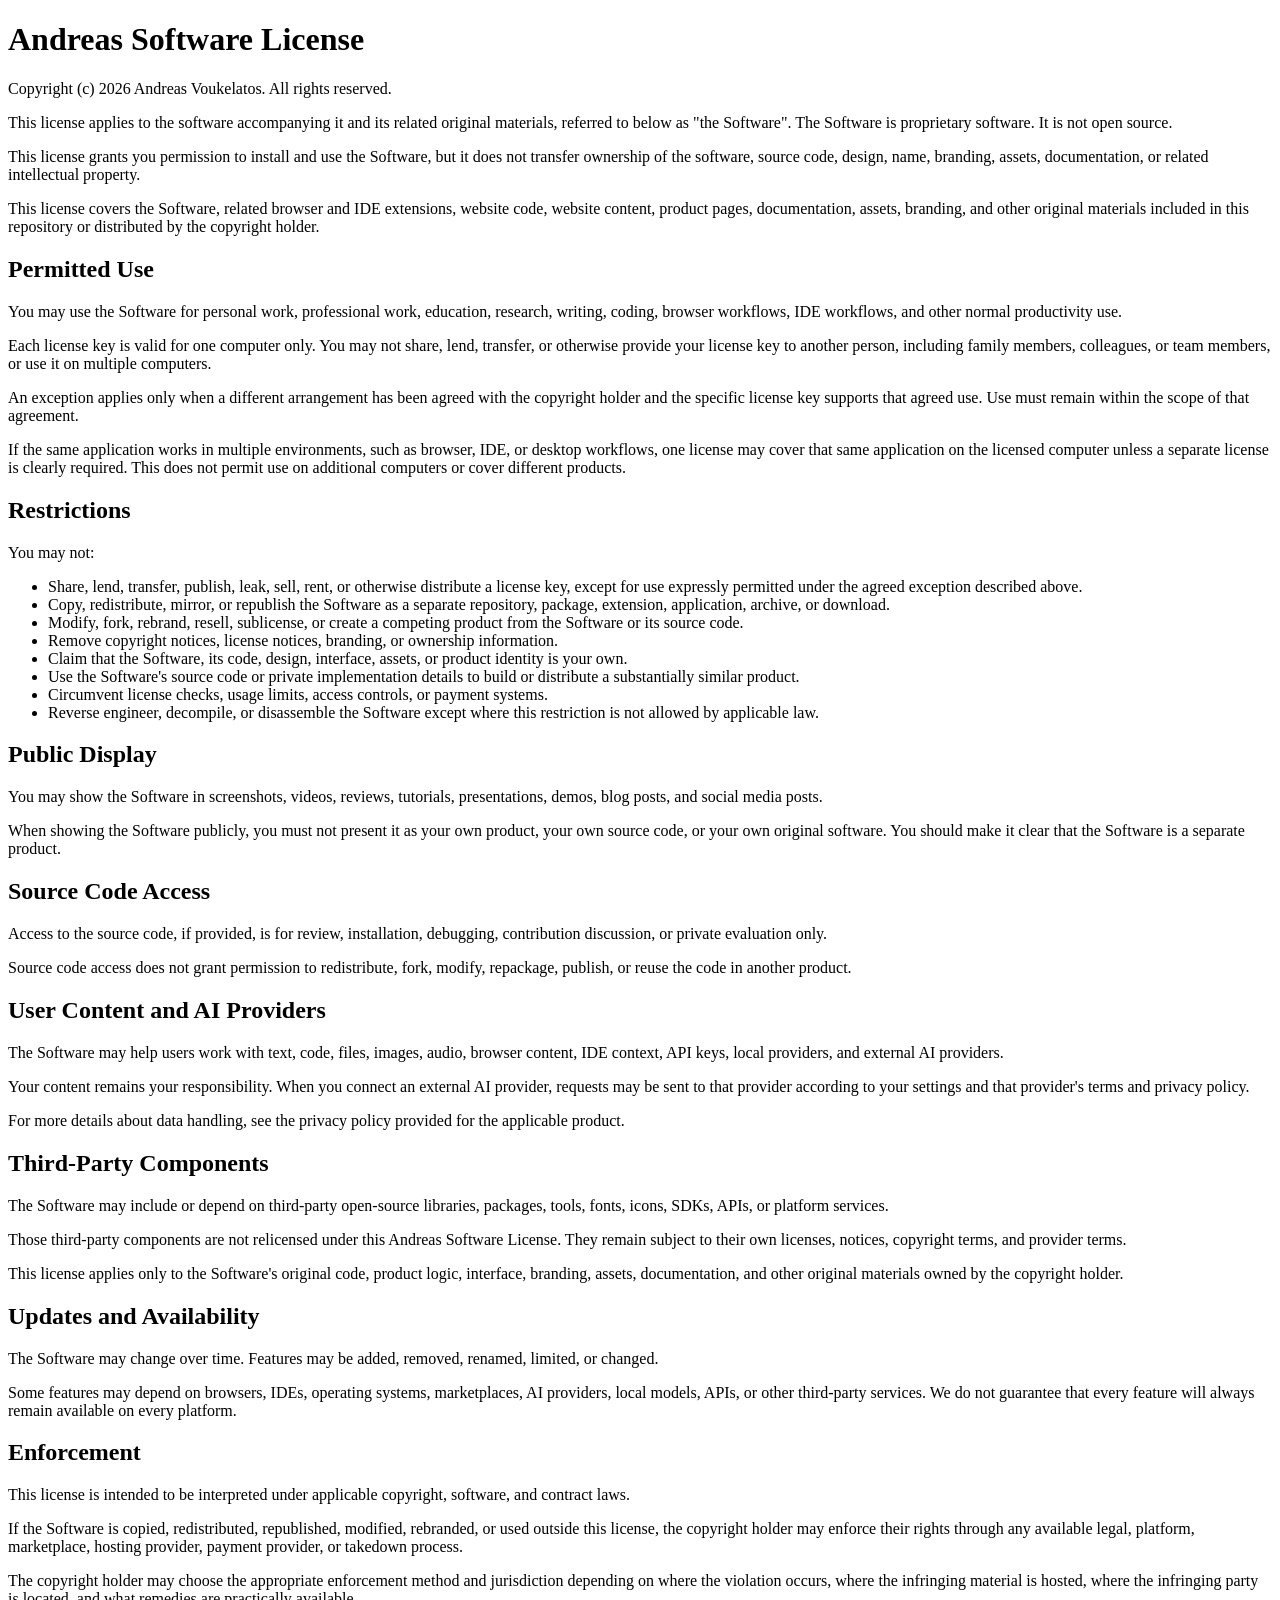
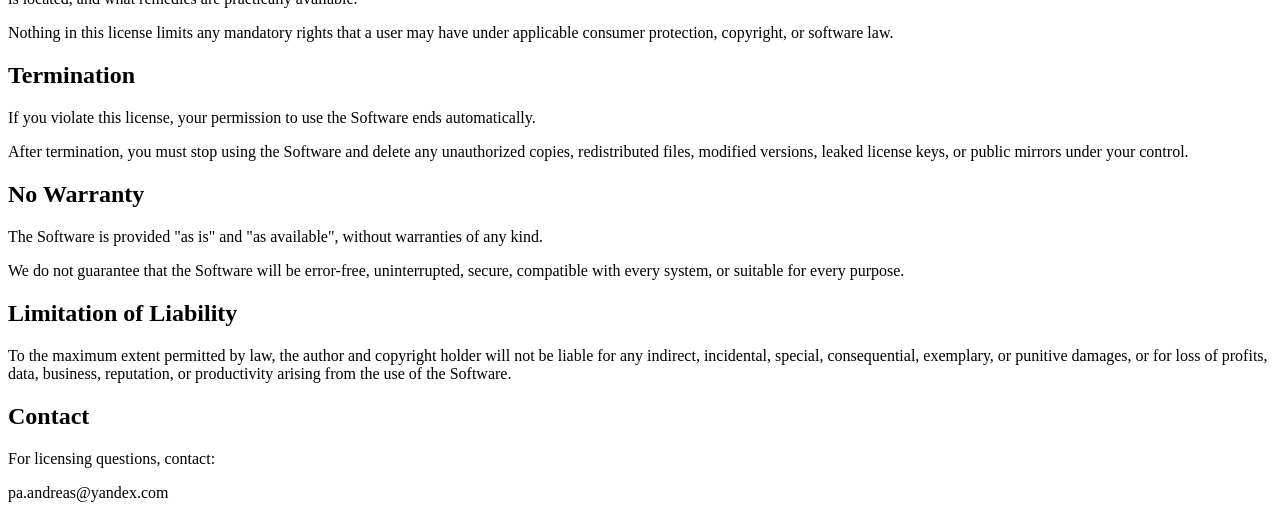
<file: LICENSE.html>
<!DOCTYPE html>
<html lang="en">
<head>
<meta charset="UTF-8">
<meta name="viewport" content="width=device-width, initial-scale=1">
<title>Andreas Software License</title>
</head>
<body>
<main>
<h1>Andreas Software License</h1>
<p>Copyright (c) 2026 Andreas Voukelatos. All rights reserved.</p>
<p>This license applies to the software accompanying it and its related original materials, referred to below as "the Software". The Software is proprietary software. It is not open source.</p>
<p>This license grants you permission to install and use the Software, but it does not transfer ownership of the software, source code, design, name, branding, assets, documentation, or related intellectual property.</p>
<p>This license covers the Software, related browser and IDE extensions, website code, website content, product pages, documentation, assets, branding, and other original materials included in this repository or distributed by the copyright holder.</p>
<h2>Permitted Use</h2>
<p>You may use the Software for personal work, professional work, education, research, writing, coding, browser workflows, IDE workflows, and other normal productivity use.</p>
<p>Each license key is valid for one computer only. You may not share, lend, transfer, or otherwise provide your license key to another person, including family members, colleagues, or team members, or use it on multiple computers.</p>
<p>An exception applies only when a different arrangement has been agreed with the copyright holder and the specific license key supports that agreed use. Use must remain within the scope of that agreement.</p>
<p>If the same application works in multiple environments, such as browser, IDE, or desktop workflows, one license may cover that same application on the licensed computer unless a separate license is clearly required. This does not permit use on additional computers or cover different products.</p>
<h2>Restrictions</h2>
<p>You may not:</p>
<ul>
<li>Share, lend, transfer, publish, leak, sell, rent, or otherwise distribute a license key, except for use expressly permitted under the agreed exception described above.</li>
<li>Copy, redistribute, mirror, or republish the Software as a separate repository, package, extension, application, archive, or download.</li>
<li>Modify, fork, rebrand, resell, sublicense, or create a competing product from the Software or its source code.</li>
<li>Remove copyright notices, license notices, branding, or ownership information.</li>
<li>Claim that the Software, its code, design, interface, assets, or product identity is your own.</li>
<li>Use the Software's source code or private implementation details to build or distribute a substantially similar product.</li>
<li>Circumvent license checks, usage limits, access controls, or payment systems.</li>
<li>Reverse engineer, decompile, or disassemble the Software except where this restriction is not allowed by applicable law.</li>
</ul>
<h2>Public Display</h2>
<p>You may show the Software in screenshots, videos, reviews, tutorials, presentations, demos, blog posts, and social media posts.</p>
<p>When showing the Software publicly, you must not present it as your own product, your own source code, or your own original software. You should make it clear that the Software is a separate product.</p>
<h2>Source Code Access</h2>
<p>Access to the source code, if provided, is for review, installation, debugging, contribution discussion, or private evaluation only.</p>
<p>Source code access does not grant permission to redistribute, fork, modify, repackage, publish, or reuse the code in another product.</p>
<h2>User Content and AI Providers</h2>
<p>The Software may help users work with text, code, files, images, audio, browser content, IDE context, API keys, local providers, and external AI providers.</p>
<p>Your content remains your responsibility. When you connect an external AI provider, requests may be sent to that provider according to your settings and that provider's terms and privacy policy.</p>
<p>For more details about data handling, see the privacy policy provided for the applicable product.</p>
<h2>Third-Party Components</h2>
<p>The Software may include or depend on third-party open-source libraries, packages, tools, fonts, icons, SDKs, APIs, or platform services.</p>
<p>Those third-party components are not relicensed under this Andreas Software License. They remain subject to their own licenses, notices, copyright terms, and provider terms.</p>
<p>This license applies only to the Software's original code, product logic, interface, branding, assets, documentation, and other original materials owned by the copyright holder.</p>
<h2>Updates and Availability</h2>
<p>The Software may change over time. Features may be added, removed, renamed, limited, or changed.</p>
<p>Some features may depend on browsers, IDEs, operating systems, marketplaces, AI providers, local models, APIs, or other third-party services. We do not guarantee that every feature will always remain available on every platform.</p>
<h2>Enforcement</h2>
<p>This license is intended to be interpreted under applicable copyright, software, and contract laws.</p>
<p>If the Software is copied, redistributed, republished, modified, rebranded, or used outside this license, the copyright holder may enforce their rights through any available legal, platform, marketplace, hosting provider, payment provider, or takedown process.</p>
<p>The copyright holder may choose the appropriate enforcement method and jurisdiction depending on where the violation occurs, where the infringing material is hosted, where the infringing party is located, and what remedies are practically available.</p>
<p>Nothing in this license limits any mandatory rights that a user may have under applicable consumer protection, copyright, or software law.</p>
<h2>Termination</h2>
<p>If you violate this license, your permission to use the Software ends automatically.</p>
<p>After termination, you must stop using the Software and delete any unauthorized copies, redistributed files, modified versions, leaked license keys, or public mirrors under your control.</p>
<h2>No Warranty</h2>
<p>The Software is provided "as is" and "as available", without warranties of any kind.</p>
<p>We do not guarantee that the Software will be error-free, uninterrupted, secure, compatible with every system, or suitable for every purpose.</p>
<h2>Limitation of Liability</h2>
<p>To the maximum extent permitted by law, the author and copyright holder will not be liable for any indirect, incidental, special, consequential, exemplary, or punitive damages, or for loss of profits, data, business, reputation, or productivity arising from the use of the Software.</p>
<h2>Contact</h2>
<p>For licensing questions, contact:</p>
<p>pa.andreas@yandex.com</p>
</main>
</body>
</html>
</file>
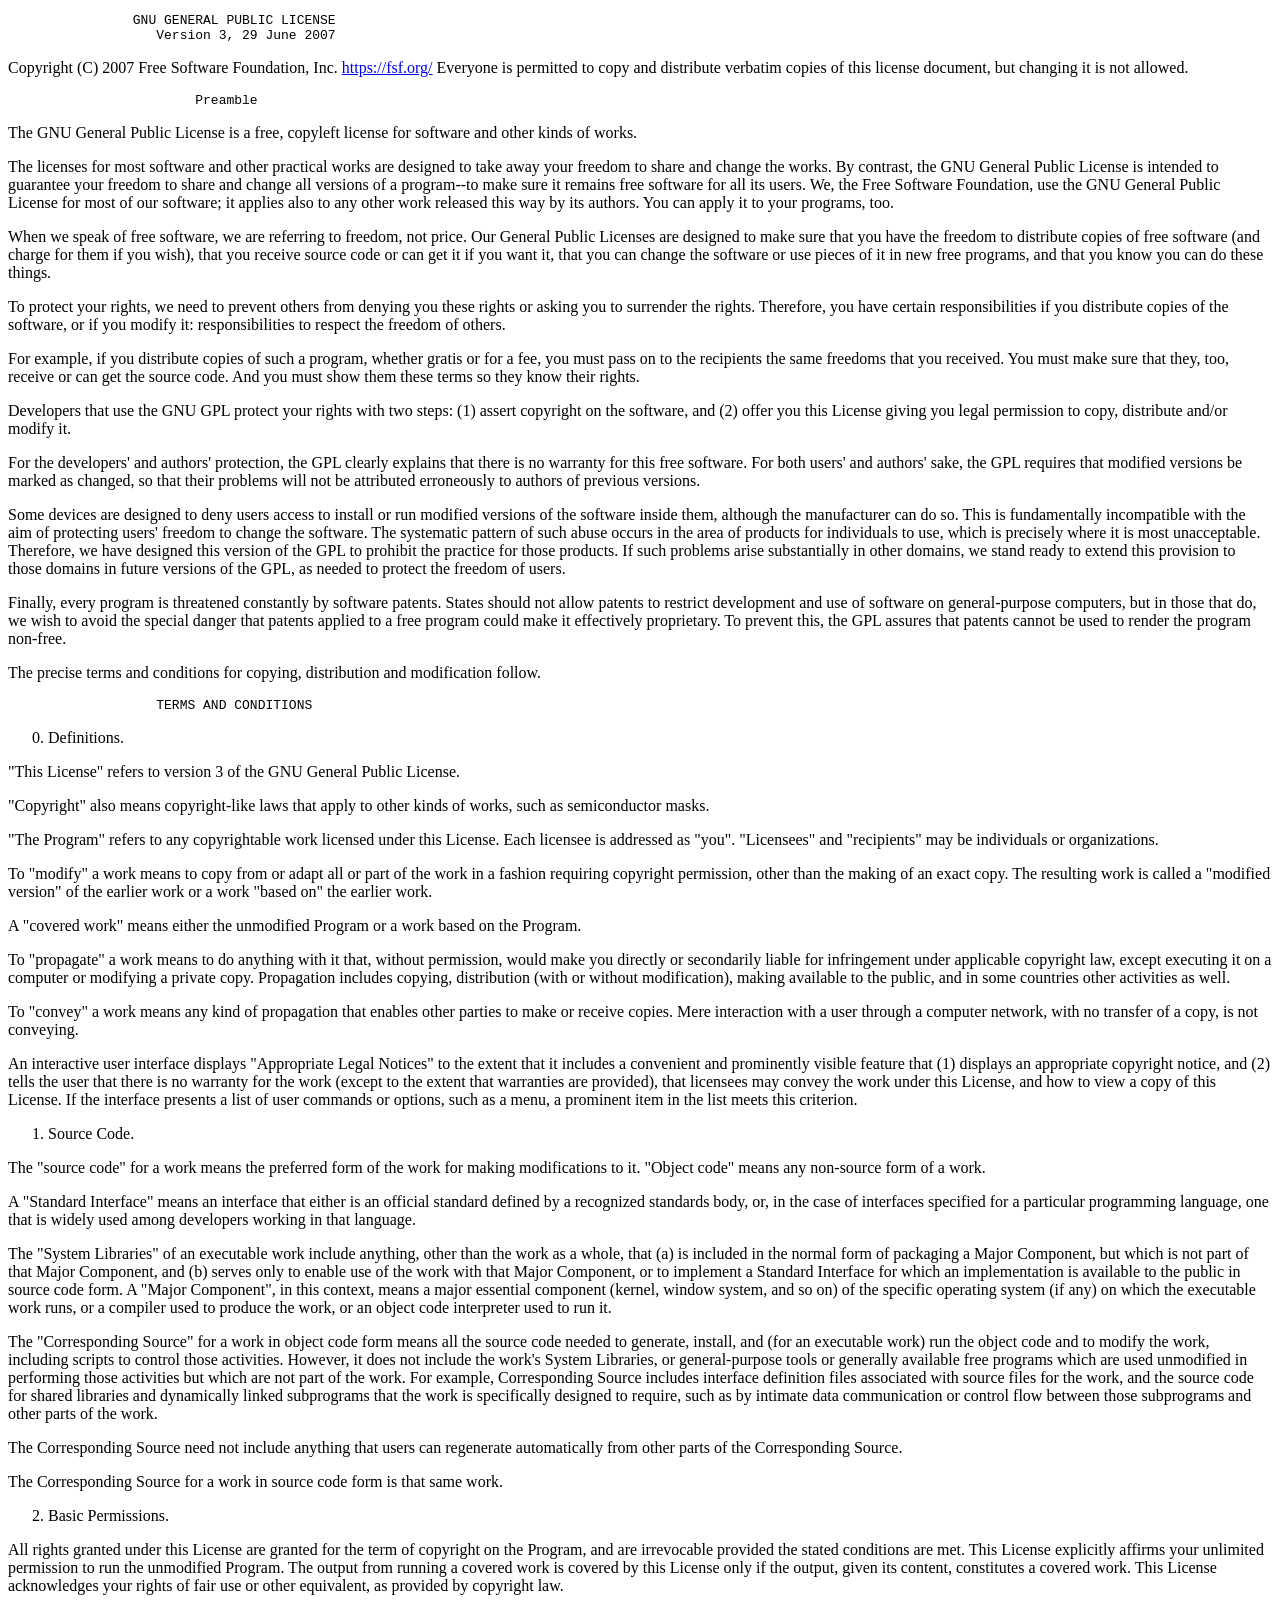
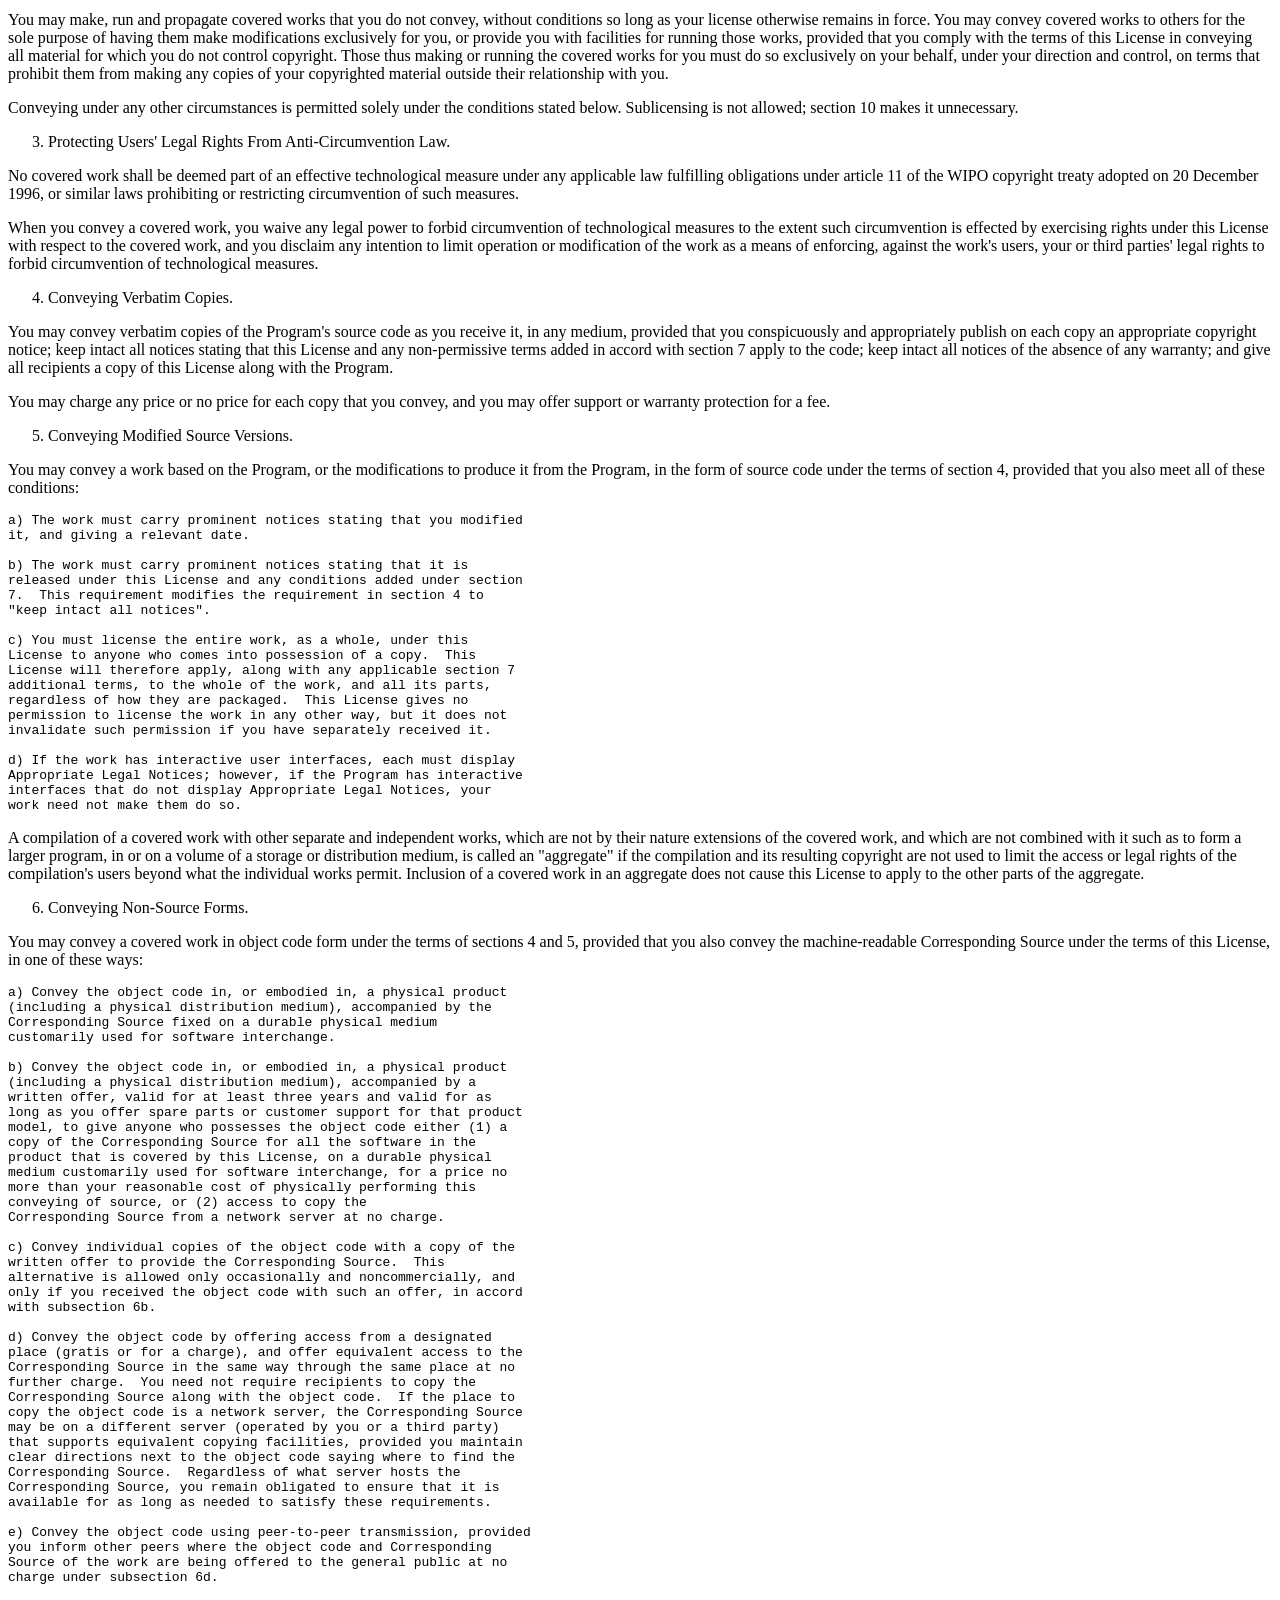
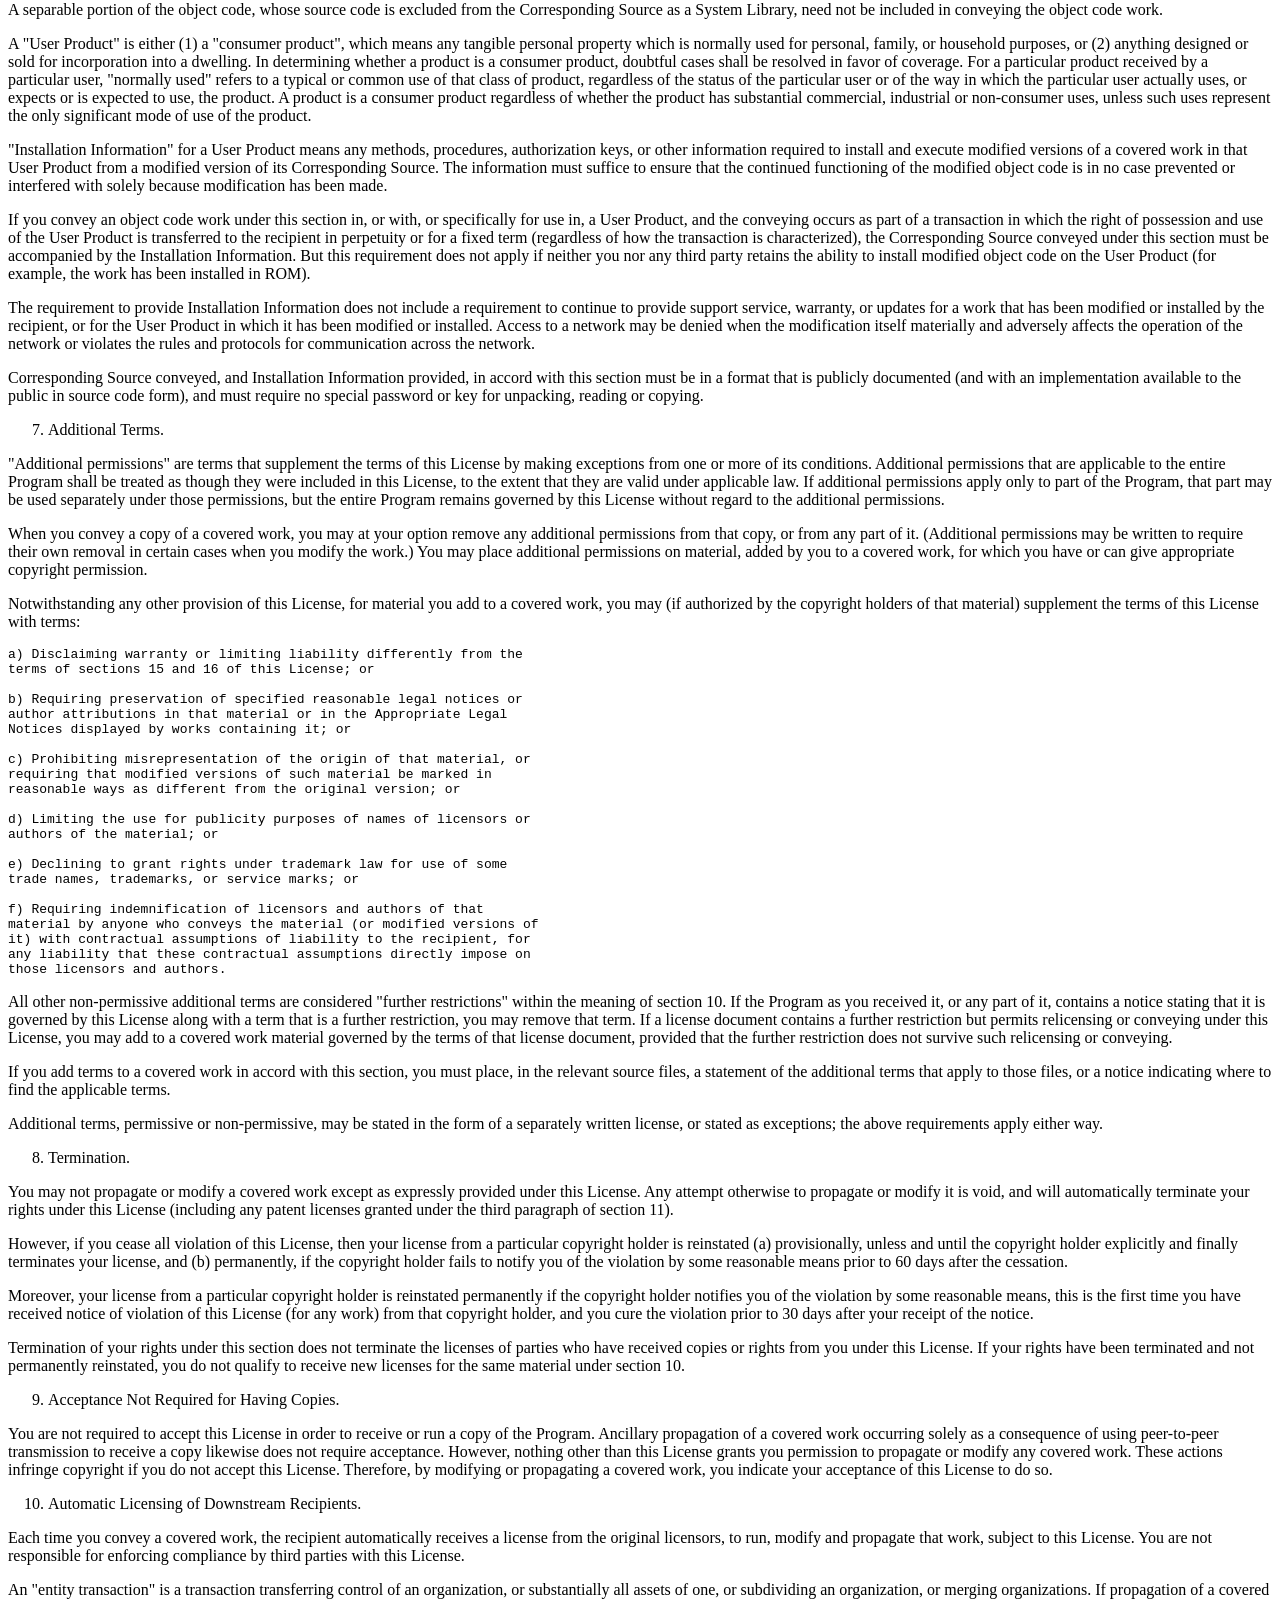
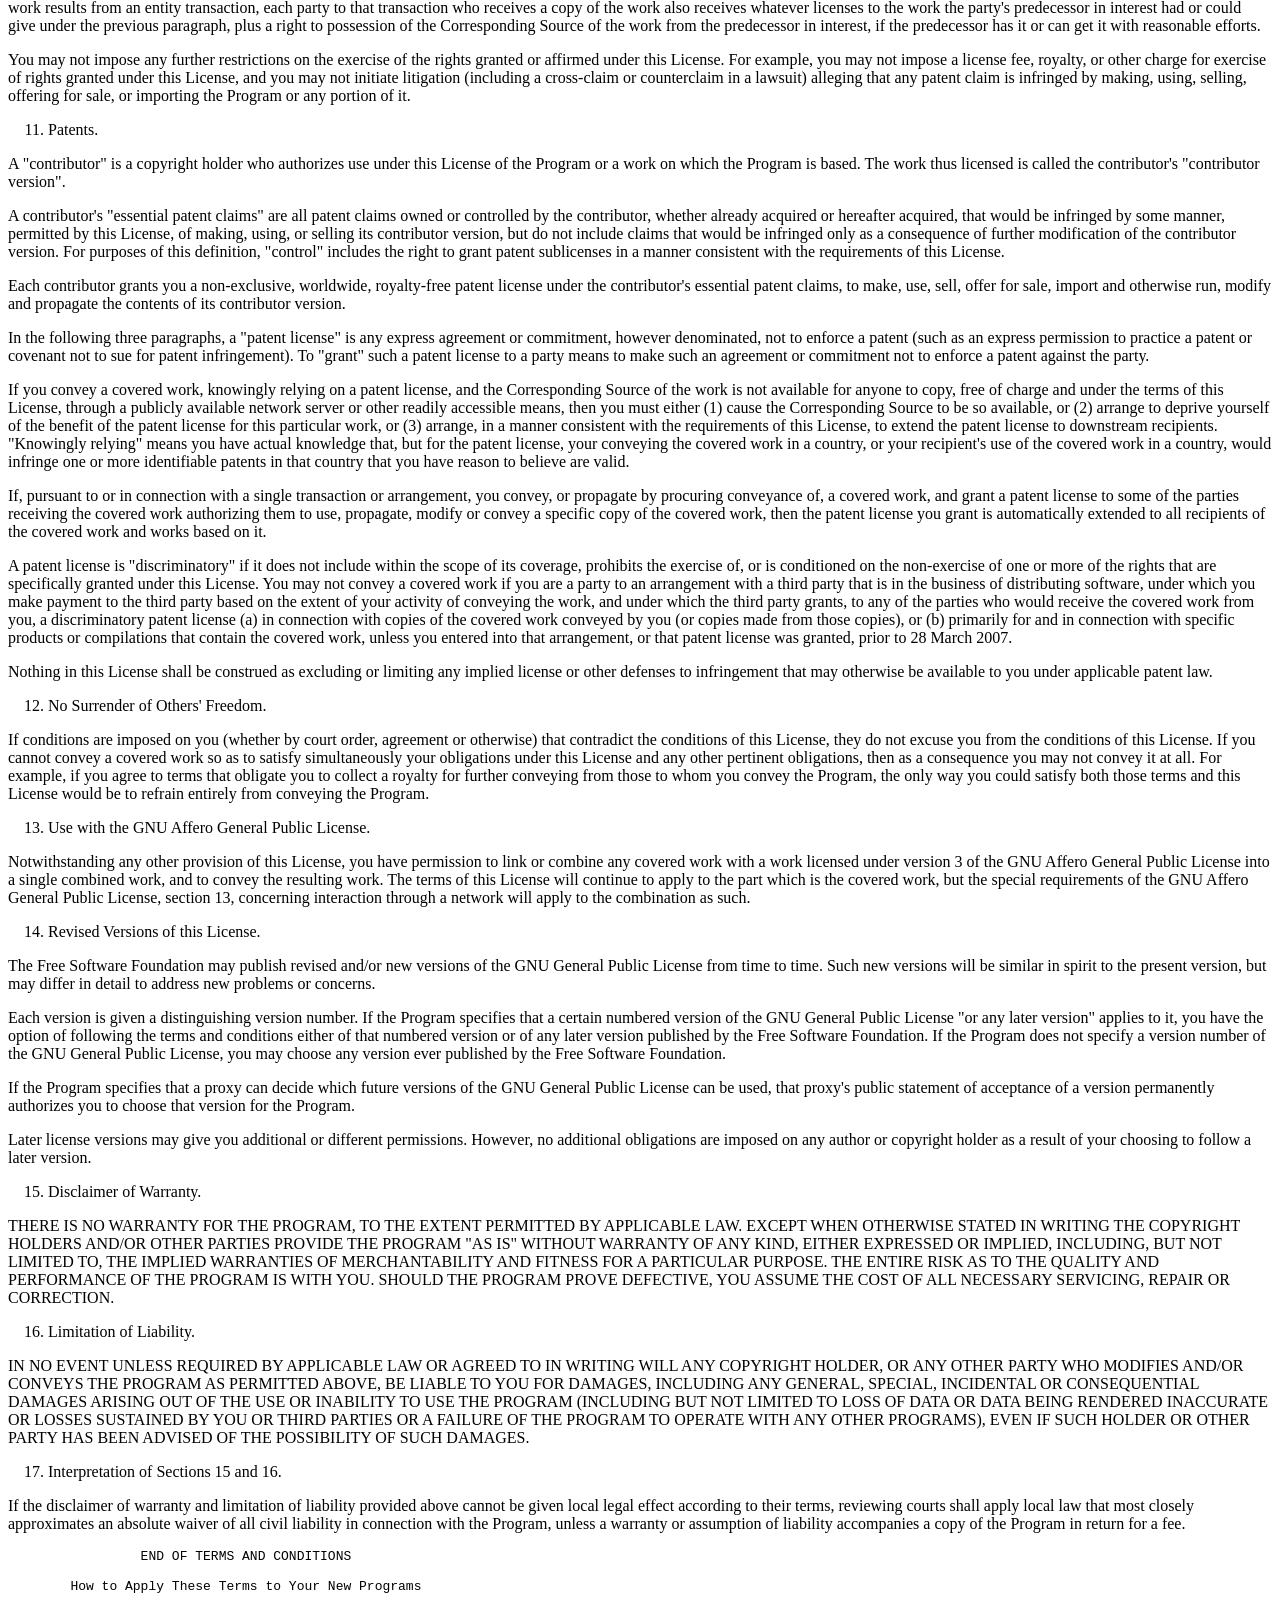
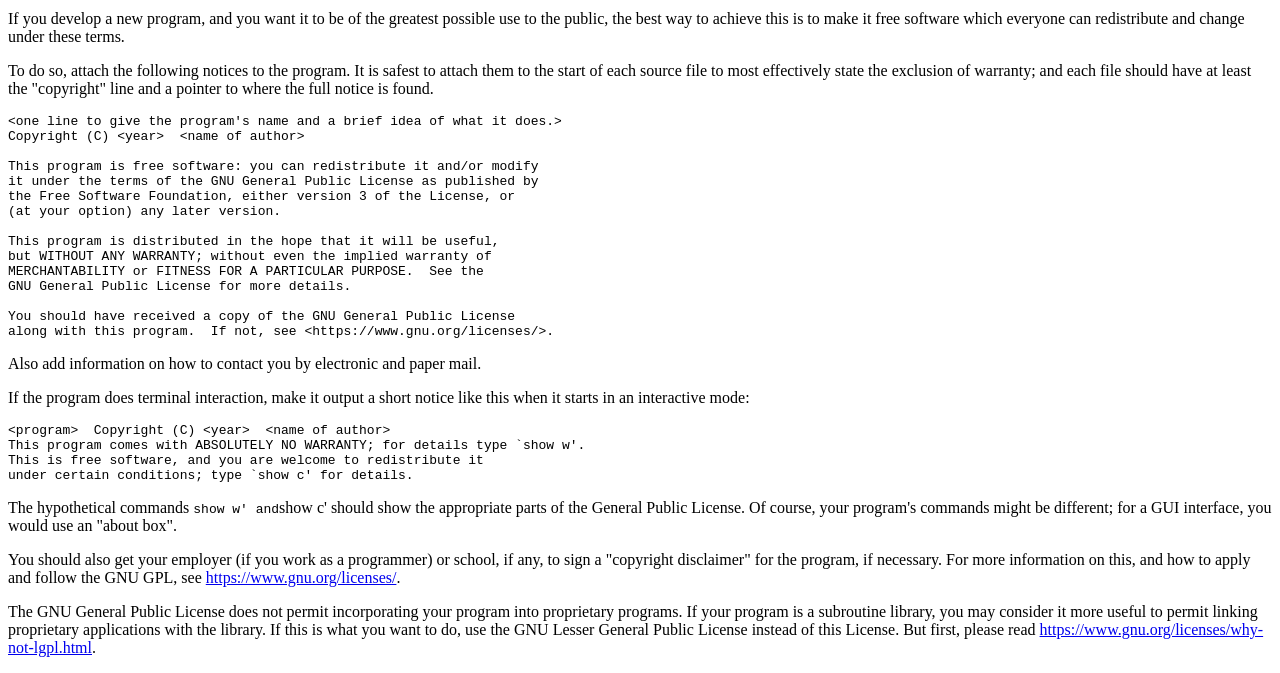
<file: web/LICENSE.html>
<!DOCTYPE html>
<html lang="en">
<head>
<meta charset="UTF-8">
<meta name="viewport" content="width=device-width, initial-scale=1">
<title>Leafpad License</title>
</head>
<body>
<main>
<pre><code>                GNU GENERAL PUBLIC LICENSE
                   Version 3, 29 June 2007</code></pre>
<p>Copyright (C) 2007 Free Software Foundation, Inc. <a href="https://fsf.org/">https://fsf.org/</a>
Everyone is permitted to copy and distribute verbatim copies
of this license document, but changing it is not allowed.</p>
<pre><code>                        Preamble</code></pre>
<p>The GNU General Public License is a free, copyleft license for
software and other kinds of works.</p>
<p>The licenses for most software and other practical works are designed
to take away your freedom to share and change the works.  By contrast,
the GNU General Public License is intended to guarantee your freedom to
share and change all versions of a program--to make sure it remains free
software for all its users.  We, the Free Software Foundation, use the
GNU General Public License for most of our software; it applies also to
any other work released this way by its authors.  You can apply it to
your programs, too.</p>
<p>When we speak of free software, we are referring to freedom, not
price.  Our General Public Licenses are designed to make sure that you
have the freedom to distribute copies of free software (and charge for
them if you wish), that you receive source code or can get it if you
want it, that you can change the software or use pieces of it in new
free programs, and that you know you can do these things.</p>
<p>To protect your rights, we need to prevent others from denying you
these rights or asking you to surrender the rights.  Therefore, you have
certain responsibilities if you distribute copies of the software, or if
you modify it: responsibilities to respect the freedom of others.</p>
<p>For example, if you distribute copies of such a program, whether
gratis or for a fee, you must pass on to the recipients the same
freedoms that you received.  You must make sure that they, too, receive
or can get the source code.  And you must show them these terms so they
know their rights.</p>
<p>Developers that use the GNU GPL protect your rights with two steps:
(1) assert copyright on the software, and (2) offer you this License
giving you legal permission to copy, distribute and/or modify it.</p>
<p>For the developers' and authors' protection, the GPL clearly explains
that there is no warranty for this free software.  For both users' and
authors' sake, the GPL requires that modified versions be marked as
changed, so that their problems will not be attributed erroneously to
authors of previous versions.</p>
<p>Some devices are designed to deny users access to install or run
modified versions of the software inside them, although the manufacturer
can do so.  This is fundamentally incompatible with the aim of
protecting users' freedom to change the software.  The systematic
pattern of such abuse occurs in the area of products for individuals to
use, which is precisely where it is most unacceptable.  Therefore, we
have designed this version of the GPL to prohibit the practice for those
products.  If such problems arise substantially in other domains, we
stand ready to extend this provision to those domains in future versions
of the GPL, as needed to protect the freedom of users.</p>
<p>Finally, every program is threatened constantly by software patents.
States should not allow patents to restrict development and use of
software on general-purpose computers, but in those that do, we wish to
avoid the special danger that patents applied to a free program could
make it effectively proprietary.  To prevent this, the GPL assures that
patents cannot be used to render the program non-free.</p>
<p>The precise terms and conditions for copying, distribution and
modification follow.</p>
<pre><code>                   TERMS AND CONDITIONS</code></pre>
<ol start="0">
<li>Definitions.</li>
</ol>
<p>"This License" refers to version 3 of the GNU General Public License.</p>
<p>"Copyright" also means copyright-like laws that apply to other kinds of
works, such as semiconductor masks.</p>
<p>"The Program" refers to any copyrightable work licensed under this
License.  Each licensee is addressed as "you".  "Licensees" and
"recipients" may be individuals or organizations.</p>
<p>To "modify" a work means to copy from or adapt all or part of the work
in a fashion requiring copyright permission, other than the making of an
exact copy.  The resulting work is called a "modified version" of the
earlier work or a work "based on" the earlier work.</p>
<p>A "covered work" means either the unmodified Program or a work based
on the Program.</p>
<p>To "propagate" a work means to do anything with it that, without
permission, would make you directly or secondarily liable for
infringement under applicable copyright law, except executing it on a
computer or modifying a private copy.  Propagation includes copying,
distribution (with or without modification), making available to the
public, and in some countries other activities as well.</p>
<p>To "convey" a work means any kind of propagation that enables other
parties to make or receive copies.  Mere interaction with a user through
a computer network, with no transfer of a copy, is not conveying.</p>
<p>An interactive user interface displays "Appropriate Legal Notices"
to the extent that it includes a convenient and prominently visible
feature that (1) displays an appropriate copyright notice, and (2)
tells the user that there is no warranty for the work (except to the
extent that warranties are provided), that licensees may convey the
work under this License, and how to view a copy of this License.  If
the interface presents a list of user commands or options, such as a
menu, a prominent item in the list meets this criterion.</p>
<ol>
<li>Source Code.</li>
</ol>
<p>The "source code" for a work means the preferred form of the work
for making modifications to it.  "Object code" means any non-source
form of a work.</p>
<p>A "Standard Interface" means an interface that either is an official
standard defined by a recognized standards body, or, in the case of
interfaces specified for a particular programming language, one that
is widely used among developers working in that language.</p>
<p>The "System Libraries" of an executable work include anything, other
than the work as a whole, that (a) is included in the normal form of
packaging a Major Component, but which is not part of that Major
Component, and (b) serves only to enable use of the work with that
Major Component, or to implement a Standard Interface for which an
implementation is available to the public in source code form.  A
"Major Component", in this context, means a major essential component
(kernel, window system, and so on) of the specific operating system
(if any) on which the executable work runs, or a compiler used to
produce the work, or an object code interpreter used to run it.</p>
<p>The "Corresponding Source" for a work in object code form means all
the source code needed to generate, install, and (for an executable
work) run the object code and to modify the work, including scripts to
control those activities.  However, it does not include the work's
System Libraries, or general-purpose tools or generally available free
programs which are used unmodified in performing those activities but
which are not part of the work.  For example, Corresponding Source
includes interface definition files associated with source files for
the work, and the source code for shared libraries and dynamically
linked subprograms that the work is specifically designed to require,
such as by intimate data communication or control flow between those
subprograms and other parts of the work.</p>
<p>The Corresponding Source need not include anything that users
can regenerate automatically from other parts of the Corresponding
Source.</p>
<p>The Corresponding Source for a work in source code form is that
same work.</p>
<ol start="2">
<li>Basic Permissions.</li>
</ol>
<p>All rights granted under this License are granted for the term of
copyright on the Program, and are irrevocable provided the stated
conditions are met.  This License explicitly affirms your unlimited
permission to run the unmodified Program.  The output from running a
covered work is covered by this License only if the output, given its
content, constitutes a covered work.  This License acknowledges your
rights of fair use or other equivalent, as provided by copyright law.</p>
<p>You may make, run and propagate covered works that you do not
convey, without conditions so long as your license otherwise remains
in force.  You may convey covered works to others for the sole purpose
of having them make modifications exclusively for you, or provide you
with facilities for running those works, provided that you comply with
the terms of this License in conveying all material for which you do
not control copyright.  Those thus making or running the covered works
for you must do so exclusively on your behalf, under your direction
and control, on terms that prohibit them from making any copies of
your copyrighted material outside their relationship with you.</p>
<p>Conveying under any other circumstances is permitted solely under
the conditions stated below.  Sublicensing is not allowed; section 10
makes it unnecessary.</p>
<ol start="3">
<li>Protecting Users' Legal Rights From Anti-Circumvention Law.</li>
</ol>
<p>No covered work shall be deemed part of an effective technological
measure under any applicable law fulfilling obligations under article
11 of the WIPO copyright treaty adopted on 20 December 1996, or
similar laws prohibiting or restricting circumvention of such
measures.</p>
<p>When you convey a covered work, you waive any legal power to forbid
circumvention of technological measures to the extent such circumvention
is effected by exercising rights under this License with respect to
the covered work, and you disclaim any intention to limit operation or
modification of the work as a means of enforcing, against the work's
users, your or third parties' legal rights to forbid circumvention of
technological measures.</p>
<ol start="4">
<li>Conveying Verbatim Copies.</li>
</ol>
<p>You may convey verbatim copies of the Program's source code as you
receive it, in any medium, provided that you conspicuously and
appropriately publish on each copy an appropriate copyright notice;
keep intact all notices stating that this License and any
non-permissive terms added in accord with section 7 apply to the code;
keep intact all notices of the absence of any warranty; and give all
recipients a copy of this License along with the Program.</p>
<p>You may charge any price or no price for each copy that you convey,
and you may offer support or warranty protection for a fee.</p>
<ol start="5">
<li>Conveying Modified Source Versions.</li>
</ol>
<p>You may convey a work based on the Program, or the modifications to
produce it from the Program, in the form of source code under the
terms of section 4, provided that you also meet all of these conditions:</p>
<pre><code>a) The work must carry prominent notices stating that you modified
it, and giving a relevant date.

b) The work must carry prominent notices stating that it is
released under this License and any conditions added under section
7.  This requirement modifies the requirement in section 4 to
"keep intact all notices".

c) You must license the entire work, as a whole, under this
License to anyone who comes into possession of a copy.  This
License will therefore apply, along with any applicable section 7
additional terms, to the whole of the work, and all its parts,
regardless of how they are packaged.  This License gives no
permission to license the work in any other way, but it does not
invalidate such permission if you have separately received it.

d) If the work has interactive user interfaces, each must display
Appropriate Legal Notices; however, if the Program has interactive
interfaces that do not display Appropriate Legal Notices, your
work need not make them do so.</code></pre>
<p>A compilation of a covered work with other separate and independent
works, which are not by their nature extensions of the covered work,
and which are not combined with it such as to form a larger program,
in or on a volume of a storage or distribution medium, is called an
"aggregate" if the compilation and its resulting copyright are not
used to limit the access or legal rights of the compilation's users
beyond what the individual works permit.  Inclusion of a covered work
in an aggregate does not cause this License to apply to the other
parts of the aggregate.</p>
<ol start="6">
<li>Conveying Non-Source Forms.</li>
</ol>
<p>You may convey a covered work in object code form under the terms
of sections 4 and 5, provided that you also convey the
machine-readable Corresponding Source under the terms of this License,
in one of these ways:</p>
<pre><code>a) Convey the object code in, or embodied in, a physical product
(including a physical distribution medium), accompanied by the
Corresponding Source fixed on a durable physical medium
customarily used for software interchange.

b) Convey the object code in, or embodied in, a physical product
(including a physical distribution medium), accompanied by a
written offer, valid for at least three years and valid for as
long as you offer spare parts or customer support for that product
model, to give anyone who possesses the object code either (1) a
copy of the Corresponding Source for all the software in the
product that is covered by this License, on a durable physical
medium customarily used for software interchange, for a price no
more than your reasonable cost of physically performing this
conveying of source, or (2) access to copy the
Corresponding Source from a network server at no charge.

c) Convey individual copies of the object code with a copy of the
written offer to provide the Corresponding Source.  This
alternative is allowed only occasionally and noncommercially, and
only if you received the object code with such an offer, in accord
with subsection 6b.

d) Convey the object code by offering access from a designated
place (gratis or for a charge), and offer equivalent access to the
Corresponding Source in the same way through the same place at no
further charge.  You need not require recipients to copy the
Corresponding Source along with the object code.  If the place to
copy the object code is a network server, the Corresponding Source
may be on a different server (operated by you or a third party)
that supports equivalent copying facilities, provided you maintain
clear directions next to the object code saying where to find the
Corresponding Source.  Regardless of what server hosts the
Corresponding Source, you remain obligated to ensure that it is
available for as long as needed to satisfy these requirements.

e) Convey the object code using peer-to-peer transmission, provided
you inform other peers where the object code and Corresponding
Source of the work are being offered to the general public at no
charge under subsection 6d.</code></pre>
<p>A separable portion of the object code, whose source code is excluded
from the Corresponding Source as a System Library, need not be
included in conveying the object code work.</p>
<p>A "User Product" is either (1) a "consumer product", which means any
tangible personal property which is normally used for personal, family,
or household purposes, or (2) anything designed or sold for incorporation
into a dwelling.  In determining whether a product is a consumer product,
doubtful cases shall be resolved in favor of coverage.  For a particular
product received by a particular user, "normally used" refers to a
typical or common use of that class of product, regardless of the status
of the particular user or of the way in which the particular user
actually uses, or expects or is expected to use, the product.  A product
is a consumer product regardless of whether the product has substantial
commercial, industrial or non-consumer uses, unless such uses represent
the only significant mode of use of the product.</p>
<p>"Installation Information" for a User Product means any methods,
procedures, authorization keys, or other information required to install
and execute modified versions of a covered work in that User Product from
a modified version of its Corresponding Source.  The information must
suffice to ensure that the continued functioning of the modified object
code is in no case prevented or interfered with solely because
modification has been made.</p>
<p>If you convey an object code work under this section in, or with, or
specifically for use in, a User Product, and the conveying occurs as
part of a transaction in which the right of possession and use of the
User Product is transferred to the recipient in perpetuity or for a
fixed term (regardless of how the transaction is characterized), the
Corresponding Source conveyed under this section must be accompanied
by the Installation Information.  But this requirement does not apply
if neither you nor any third party retains the ability to install
modified object code on the User Product (for example, the work has
been installed in ROM).</p>
<p>The requirement to provide Installation Information does not include a
requirement to continue to provide support service, warranty, or updates
for a work that has been modified or installed by the recipient, or for
the User Product in which it has been modified or installed.  Access to a
network may be denied when the modification itself materially and
adversely affects the operation of the network or violates the rules and
protocols for communication across the network.</p>
<p>Corresponding Source conveyed, and Installation Information provided,
in accord with this section must be in a format that is publicly
documented (and with an implementation available to the public in
source code form), and must require no special password or key for
unpacking, reading or copying.</p>
<ol start="7">
<li>Additional Terms.</li>
</ol>
<p>"Additional permissions" are terms that supplement the terms of this
License by making exceptions from one or more of its conditions.
Additional permissions that are applicable to the entire Program shall
be treated as though they were included in this License, to the extent
that they are valid under applicable law.  If additional permissions
apply only to part of the Program, that part may be used separately
under those permissions, but the entire Program remains governed by
this License without regard to the additional permissions.</p>
<p>When you convey a copy of a covered work, you may at your option
remove any additional permissions from that copy, or from any part of
it.  (Additional permissions may be written to require their own
removal in certain cases when you modify the work.)  You may place
additional permissions on material, added by you to a covered work,
for which you have or can give appropriate copyright permission.</p>
<p>Notwithstanding any other provision of this License, for material you
add to a covered work, you may (if authorized by the copyright holders of
that material) supplement the terms of this License with terms:</p>
<pre><code>a) Disclaiming warranty or limiting liability differently from the
terms of sections 15 and 16 of this License; or

b) Requiring preservation of specified reasonable legal notices or
author attributions in that material or in the Appropriate Legal
Notices displayed by works containing it; or

c) Prohibiting misrepresentation of the origin of that material, or
requiring that modified versions of such material be marked in
reasonable ways as different from the original version; or

d) Limiting the use for publicity purposes of names of licensors or
authors of the material; or

e) Declining to grant rights under trademark law for use of some
trade names, trademarks, or service marks; or

f) Requiring indemnification of licensors and authors of that
material by anyone who conveys the material (or modified versions of
it) with contractual assumptions of liability to the recipient, for
any liability that these contractual assumptions directly impose on
those licensors and authors.</code></pre>
<p>All other non-permissive additional terms are considered "further
restrictions" within the meaning of section 10.  If the Program as you
received it, or any part of it, contains a notice stating that it is
governed by this License along with a term that is a further
restriction, you may remove that term.  If a license document contains
a further restriction but permits relicensing or conveying under this
License, you may add to a covered work material governed by the terms
of that license document, provided that the further restriction does
not survive such relicensing or conveying.</p>
<p>If you add terms to a covered work in accord with this section, you
must place, in the relevant source files, a statement of the
additional terms that apply to those files, or a notice indicating
where to find the applicable terms.</p>
<p>Additional terms, permissive or non-permissive, may be stated in the
form of a separately written license, or stated as exceptions;
the above requirements apply either way.</p>
<ol start="8">
<li>Termination.</li>
</ol>
<p>You may not propagate or modify a covered work except as expressly
provided under this License.  Any attempt otherwise to propagate or
modify it is void, and will automatically terminate your rights under
this License (including any patent licenses granted under the third
paragraph of section 11).</p>
<p>However, if you cease all violation of this License, then your
license from a particular copyright holder is reinstated (a)
provisionally, unless and until the copyright holder explicitly and
finally terminates your license, and (b) permanently, if the copyright
holder fails to notify you of the violation by some reasonable means
prior to 60 days after the cessation.</p>
<p>Moreover, your license from a particular copyright holder is
reinstated permanently if the copyright holder notifies you of the
violation by some reasonable means, this is the first time you have
received notice of violation of this License (for any work) from that
copyright holder, and you cure the violation prior to 30 days after
your receipt of the notice.</p>
<p>Termination of your rights under this section does not terminate the
licenses of parties who have received copies or rights from you under
this License.  If your rights have been terminated and not permanently
reinstated, you do not qualify to receive new licenses for the same
material under section 10.</p>
<ol start="9">
<li>Acceptance Not Required for Having Copies.</li>
</ol>
<p>You are not required to accept this License in order to receive or
run a copy of the Program.  Ancillary propagation of a covered work
occurring solely as a consequence of using peer-to-peer transmission
to receive a copy likewise does not require acceptance.  However,
nothing other than this License grants you permission to propagate or
modify any covered work.  These actions infringe copyright if you do
not accept this License.  Therefore, by modifying or propagating a
covered work, you indicate your acceptance of this License to do so.</p>
<ol start="10">
<li>Automatic Licensing of Downstream Recipients.</li>
</ol>
<p>Each time you convey a covered work, the recipient automatically
receives a license from the original licensors, to run, modify and
propagate that work, subject to this License.  You are not responsible
for enforcing compliance by third parties with this License.</p>
<p>An "entity transaction" is a transaction transferring control of an
organization, or substantially all assets of one, or subdividing an
organization, or merging organizations.  If propagation of a covered
work results from an entity transaction, each party to that
transaction who receives a copy of the work also receives whatever
licenses to the work the party's predecessor in interest had or could
give under the previous paragraph, plus a right to possession of the
Corresponding Source of the work from the predecessor in interest, if
the predecessor has it or can get it with reasonable efforts.</p>
<p>You may not impose any further restrictions on the exercise of the
rights granted or affirmed under this License.  For example, you may
not impose a license fee, royalty, or other charge for exercise of
rights granted under this License, and you may not initiate litigation
(including a cross-claim or counterclaim in a lawsuit) alleging that
any patent claim is infringed by making, using, selling, offering for
sale, or importing the Program or any portion of it.</p>
<ol start="11">
<li>Patents.</li>
</ol>
<p>A "contributor" is a copyright holder who authorizes use under this
License of the Program or a work on which the Program is based.  The
work thus licensed is called the contributor's "contributor version".</p>
<p>A contributor's "essential patent claims" are all patent claims
owned or controlled by the contributor, whether already acquired or
hereafter acquired, that would be infringed by some manner, permitted
by this License, of making, using, or selling its contributor version,
but do not include claims that would be infringed only as a
consequence of further modification of the contributor version.  For
purposes of this definition, "control" includes the right to grant
patent sublicenses in a manner consistent with the requirements of
this License.</p>
<p>Each contributor grants you a non-exclusive, worldwide, royalty-free
patent license under the contributor's essential patent claims, to
make, use, sell, offer for sale, import and otherwise run, modify and
propagate the contents of its contributor version.</p>
<p>In the following three paragraphs, a "patent license" is any express
agreement or commitment, however denominated, not to enforce a patent
(such as an express permission to practice a patent or covenant not to
sue for patent infringement).  To "grant" such a patent license to a
party means to make such an agreement or commitment not to enforce a
patent against the party.</p>
<p>If you convey a covered work, knowingly relying on a patent license,
and the Corresponding Source of the work is not available for anyone
to copy, free of charge and under the terms of this License, through a
publicly available network server or other readily accessible means,
then you must either (1) cause the Corresponding Source to be so
available, or (2) arrange to deprive yourself of the benefit of the
patent license for this particular work, or (3) arrange, in a manner
consistent with the requirements of this License, to extend the patent
license to downstream recipients.  "Knowingly relying" means you have
actual knowledge that, but for the patent license, your conveying the
covered work in a country, or your recipient's use of the covered work
in a country, would infringe one or more identifiable patents in that
country that you have reason to believe are valid.</p>
<p>If, pursuant to or in connection with a single transaction or
arrangement, you convey, or propagate by procuring conveyance of, a
covered work, and grant a patent license to some of the parties
receiving the covered work authorizing them to use, propagate, modify
or convey a specific copy of the covered work, then the patent license
you grant is automatically extended to all recipients of the covered
work and works based on it.</p>
<p>A patent license is "discriminatory" if it does not include within
the scope of its coverage, prohibits the exercise of, or is
conditioned on the non-exercise of one or more of the rights that are
specifically granted under this License.  You may not convey a covered
work if you are a party to an arrangement with a third party that is
in the business of distributing software, under which you make payment
to the third party based on the extent of your activity of conveying
the work, and under which the third party grants, to any of the
parties who would receive the covered work from you, a discriminatory
patent license (a) in connection with copies of the covered work
conveyed by you (or copies made from those copies), or (b) primarily
for and in connection with specific products or compilations that
contain the covered work, unless you entered into that arrangement,
or that patent license was granted, prior to 28 March 2007.</p>
<p>Nothing in this License shall be construed as excluding or limiting
any implied license or other defenses to infringement that may
otherwise be available to you under applicable patent law.</p>
<ol start="12">
<li>No Surrender of Others' Freedom.</li>
</ol>
<p>If conditions are imposed on you (whether by court order, agreement or
otherwise) that contradict the conditions of this License, they do not
excuse you from the conditions of this License.  If you cannot convey a
covered work so as to satisfy simultaneously your obligations under this
License and any other pertinent obligations, then as a consequence you may
not convey it at all.  For example, if you agree to terms that obligate you
to collect a royalty for further conveying from those to whom you convey
the Program, the only way you could satisfy both those terms and this
License would be to refrain entirely from conveying the Program.</p>
<ol start="13">
<li>Use with the GNU Affero General Public License.</li>
</ol>
<p>Notwithstanding any other provision of this License, you have
permission to link or combine any covered work with a work licensed
under version 3 of the GNU Affero General Public License into a single
combined work, and to convey the resulting work.  The terms of this
License will continue to apply to the part which is the covered work,
but the special requirements of the GNU Affero General Public License,
section 13, concerning interaction through a network will apply to the
combination as such.</p>
<ol start="14">
<li>Revised Versions of this License.</li>
</ol>
<p>The Free Software Foundation may publish revised and/or new versions of
the GNU General Public License from time to time.  Such new versions will
be similar in spirit to the present version, but may differ in detail to
address new problems or concerns.</p>
<p>Each version is given a distinguishing version number.  If the
Program specifies that a certain numbered version of the GNU General
Public License "or any later version" applies to it, you have the
option of following the terms and conditions either of that numbered
version or of any later version published by the Free Software
Foundation.  If the Program does not specify a version number of the
GNU General Public License, you may choose any version ever published
by the Free Software Foundation.</p>
<p>If the Program specifies that a proxy can decide which future
versions of the GNU General Public License can be used, that proxy's
public statement of acceptance of a version permanently authorizes you
to choose that version for the Program.</p>
<p>Later license versions may give you additional or different
permissions.  However, no additional obligations are imposed on any
author or copyright holder as a result of your choosing to follow a
later version.</p>
<ol start="15">
<li>Disclaimer of Warranty.</li>
</ol>
<p>THERE IS NO WARRANTY FOR THE PROGRAM, TO THE EXTENT PERMITTED BY
APPLICABLE LAW.  EXCEPT WHEN OTHERWISE STATED IN WRITING THE COPYRIGHT
HOLDERS AND/OR OTHER PARTIES PROVIDE THE PROGRAM "AS IS" WITHOUT WARRANTY
OF ANY KIND, EITHER EXPRESSED OR IMPLIED, INCLUDING, BUT NOT LIMITED TO,
THE IMPLIED WARRANTIES OF MERCHANTABILITY AND FITNESS FOR A PARTICULAR
PURPOSE.  THE ENTIRE RISK AS TO THE QUALITY AND PERFORMANCE OF THE PROGRAM
IS WITH YOU.  SHOULD THE PROGRAM PROVE DEFECTIVE, YOU ASSUME THE COST OF
ALL NECESSARY SERVICING, REPAIR OR CORRECTION.</p>
<ol start="16">
<li>Limitation of Liability.</li>
</ol>
<p>IN NO EVENT UNLESS REQUIRED BY APPLICABLE LAW OR AGREED TO IN WRITING
WILL ANY COPYRIGHT HOLDER, OR ANY OTHER PARTY WHO MODIFIES AND/OR CONVEYS
THE PROGRAM AS PERMITTED ABOVE, BE LIABLE TO YOU FOR DAMAGES, INCLUDING ANY
GENERAL, SPECIAL, INCIDENTAL OR CONSEQUENTIAL DAMAGES ARISING OUT OF THE
USE OR INABILITY TO USE THE PROGRAM (INCLUDING BUT NOT LIMITED TO LOSS OF
DATA OR DATA BEING RENDERED INACCURATE OR LOSSES SUSTAINED BY YOU OR THIRD
PARTIES OR A FAILURE OF THE PROGRAM TO OPERATE WITH ANY OTHER PROGRAMS),
EVEN IF SUCH HOLDER OR OTHER PARTY HAS BEEN ADVISED OF THE POSSIBILITY OF
SUCH DAMAGES.</p>
<ol start="17">
<li>Interpretation of Sections 15 and 16.</li>
</ol>
<p>If the disclaimer of warranty and limitation of liability provided
above cannot be given local legal effect according to their terms,
reviewing courts shall apply local law that most closely approximates
an absolute waiver of all civil liability in connection with the
Program, unless a warranty or assumption of liability accompanies a
copy of the Program in return for a fee.</p>
<pre><code>                 END OF TERMS AND CONDITIONS

        How to Apply These Terms to Your New Programs</code></pre>
<p>If you develop a new program, and you want it to be of the greatest
possible use to the public, the best way to achieve this is to make it
free software which everyone can redistribute and change under these terms.</p>
<p>To do so, attach the following notices to the program.  It is safest
to attach them to the start of each source file to most effectively
state the exclusion of warranty; and each file should have at least
the "copyright" line and a pointer to where the full notice is found.</p>
<pre><code>&lt;one line to give the program's name and a brief idea of what it does.&gt;
Copyright (C) &lt;year&gt;  &lt;name of author&gt;

This program is free software: you can redistribute it and/or modify
it under the terms of the GNU General Public License as published by
the Free Software Foundation, either version 3 of the License, or
(at your option) any later version.

This program is distributed in the hope that it will be useful,
but WITHOUT ANY WARRANTY; without even the implied warranty of
MERCHANTABILITY or FITNESS FOR A PARTICULAR PURPOSE.  See the
GNU General Public License for more details.

You should have received a copy of the GNU General Public License
along with this program.  If not, see &lt;https://www.gnu.org/licenses/&gt;.</code></pre>
<p>Also add information on how to contact you by electronic and paper mail.</p>
<p>If the program does terminal interaction, make it output a short
notice like this when it starts in an interactive mode:</p>
<pre><code>&lt;program&gt;  Copyright (C) &lt;year&gt;  &lt;name of author&gt;
This program comes with ABSOLUTELY NO WARRANTY; for details type `show w'.
This is free software, and you are welcome to redistribute it
under certain conditions; type `show c' for details.</code></pre>
<p>The hypothetical commands <code>show w' and</code>show c' should show the appropriate
parts of the General Public License.  Of course, your program's commands
might be different; for a GUI interface, you would use an "about box".</p>
<p>You should also get your employer (if you work as a programmer) or school,
if any, to sign a "copyright disclaimer" for the program, if necessary.
For more information on this, and how to apply and follow the GNU GPL, see
<a href="https://www.gnu.org/licenses/">https://www.gnu.org/licenses/</a>.</p>
<p>The GNU General Public License does not permit incorporating your program
into proprietary programs.  If your program is a subroutine library, you
may consider it more useful to permit linking proprietary applications with
the library.  If this is what you want to do, use the GNU Lesser General
Public License instead of this License.  But first, please read
<a href="https://www.gnu.org/licenses/why-not-lgpl.html">https://www.gnu.org/licenses/why-not-lgpl.html</a>.</p>
</main>
</body>
</html>
</file>
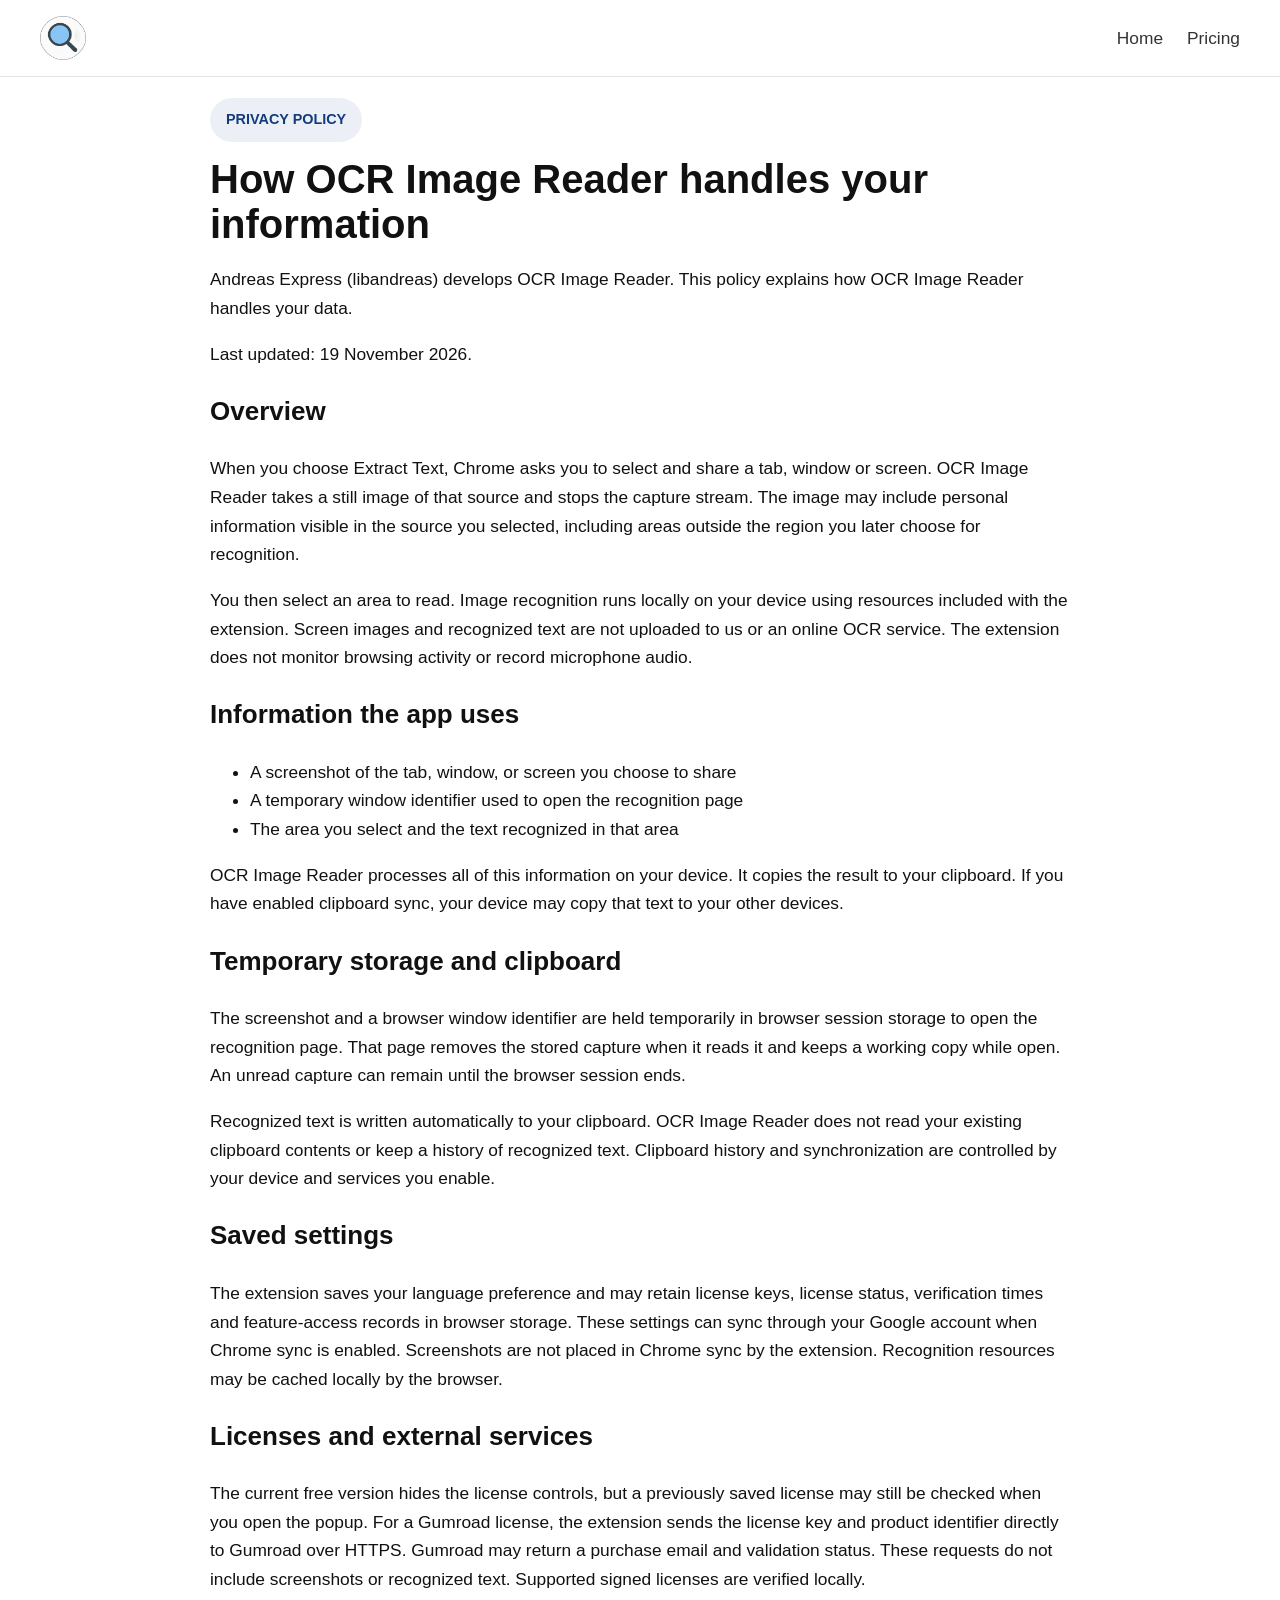
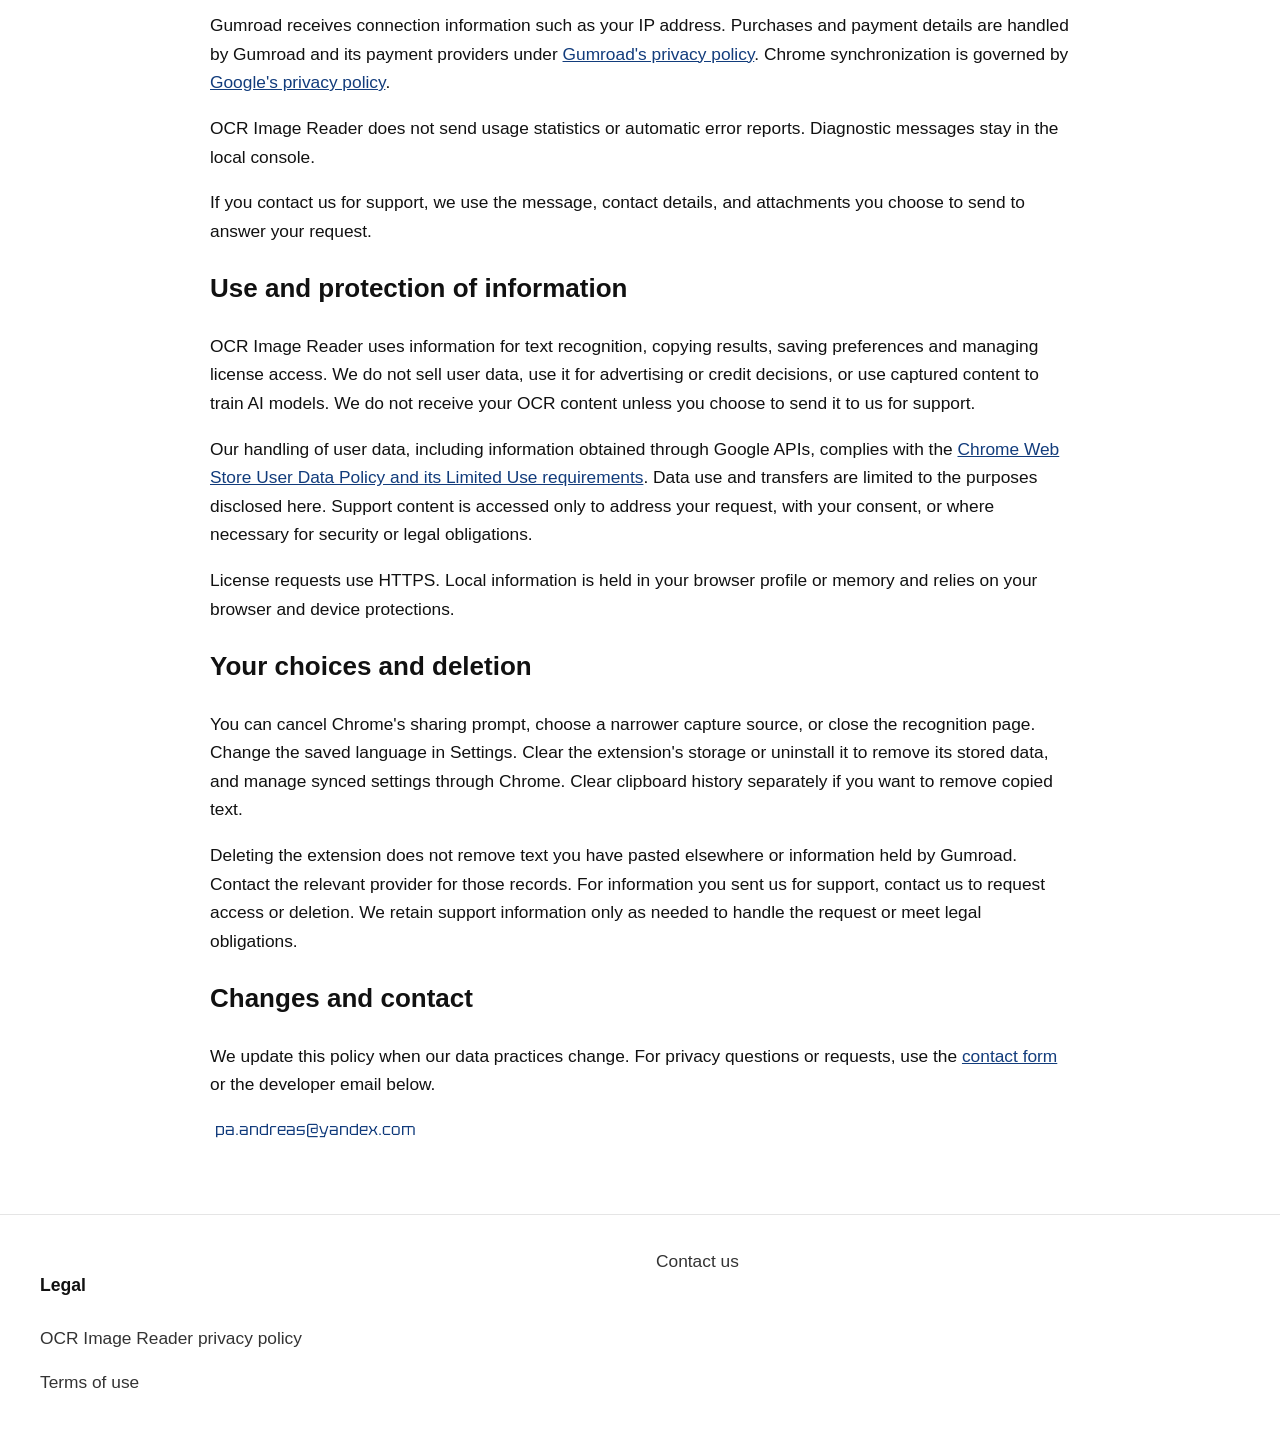
<file: web/privacy-policy.html>
<!DOCTYPE html>
<html lang="en">
<head>
<meta charset="UTF-8">
<meta name="viewport" content="width=device-width, initial-scale=1">
<title>Privacy policy - OCR Image Reader</title>
<meta name="description" content="How the OCR Image Reader Chrome extension processes images, recognized text, settings and license information.">
<link rel="stylesheet" href="styles.css">
<link rel="stylesheet" href="contact-theme.css">
<link rel="icon" href="../favicon-7.png" type="image/png">
<link rel="canonical" href="https://libandreas.github.io/image-reader-ocr/web/privacy-policy.html">
</head>
<body class="contact-page">
<nav class="top-nav">
	<div class="nav-content">
		<div class="nav-left">
			<a href="https://ceres-assistant.com/" class="nav-logo">
				<img src="../favicon-7.png" alt="OCR Image Reader" title="OCR Image Reader" class="hero-logo-small">
			</a>
		</div>

		<div class="nav-right">
			<a href="https://ceres-assistant.com/" class="nav-link">Home</a>
			<a target="_blank" rel="noopener noreferrer" href="https://andreaspa.gumroad.com/l/ocr-image-reader/" class="nav-link">Pricing</a>



		</div>
	</div>
</nav>
<main class="contact-shell">
		<section class="contact-card">
			<div>
				<div class="contact-kicker">Privacy policy</div>
				<h1 class="text-1">How OCR Image Reader handles your information</h1>
			</div>
<article class="html">
<p>Andreas Express (libandreas) develops OCR Image Reader. This policy explains how OCR Image Reader handles your data.</p>
<p>Last updated: 19 November 2026.</p>
<h2>Overview</h2>
<p>When you choose Extract Text, Chrome asks you to select and share a tab, window or screen. OCR Image Reader takes a still image of that source and stops the capture stream. The image may include personal information visible in the source you selected, including areas outside the region you later choose for recognition.</p>
<p>You then select an area to read. Image recognition runs locally on your device using resources included with the extension. Screen images and recognized text are not uploaded to us or an online OCR service. The extension does not monitor browsing activity or record microphone audio.</p>
<h2>Information the app uses</h2>
<ul>
	<li>A screenshot of the tab, window, or screen you choose to share</li>
	<li>A temporary window identifier used to open the recognition page</li>
	<li>The area you select and the text recognized in that area</li>
</ul>
<p>OCR Image Reader processes all of this information on your device. It copies the result to your clipboard. If you have enabled clipboard sync, your device may copy that text to your other devices.</p>
<h2>Temporary storage and clipboard</h2>
<p>The screenshot and a browser window identifier are held temporarily in browser session storage to open the recognition page. That page removes the stored capture when it reads it and keeps a working copy while open. An unread capture can remain until the browser session ends.</p>
<p>Recognized text is written automatically to your clipboard. OCR Image Reader does not read your existing clipboard contents or keep a history of recognized text. Clipboard history and synchronization are controlled by your device and services you enable.</p>
<h2>Saved settings</h2>
<p>The extension saves your language preference and may retain license keys, license status, verification times and feature-access records in browser storage. These settings can sync through your Google account when Chrome sync is enabled. Screenshots are not placed in Chrome sync by the extension. Recognition resources may be cached locally by the browser.</p>
<h2>Licenses and external services</h2>
<p>The current free version hides the license controls, but a previously saved license may still be checked when you open the popup. For a Gumroad license, the extension sends the license key and product identifier directly to Gumroad over HTTPS. Gumroad may return a purchase email and validation status. These requests do not include screenshots or recognized text. Supported signed licenses are verified locally.</p>
<p>Gumroad receives connection information such as your IP address. Purchases and payment details are handled by Gumroad and its payment providers under <a href="https://gumroad.com/privacy">Gumroad's privacy policy</a>. Chrome synchronization is governed by <a href="https://policies.google.com/privacy">Google's privacy policy</a>.</p>
<p>OCR Image Reader does not send usage statistics or automatic error reports. Diagnostic messages stay in the local console.</p>
<p>If you contact us for support, we use the message, contact details, and attachments you choose to send to answer your request.</p>
<h2>Use and protection of information</h2>
<p>OCR Image Reader uses information for text recognition, copying results, saving preferences and managing license access. We do not sell user data, use it for advertising or credit decisions, or use captured content to train AI models. We do not receive your OCR content unless you choose to send it to us for support.</p>
<p>Our handling of user data, including information obtained through Google APIs, complies with the <a href="https://developer.chrome.com/docs/webstore/program-policies/limited-use">Chrome Web Store User Data Policy and its Limited Use requirements</a>. Data use and transfers are limited to the purposes disclosed here. Support content is accessed only to address your request, with your consent, or where necessary for security or legal obligations.</p>
<p>License requests use HTTPS. Local information is held in your browser profile or memory and relies on your browser and device protections.</p>
<h2>Your choices and deletion</h2>
<p>You can cancel Chrome's sharing prompt, choose a narrower capture source, or close the recognition page. Change the saved language in Settings. Clear the extension's storage or uninstall it to remove its stored data, and manage synced settings through Chrome. Clear clipboard history separately if you want to remove copied text.</p>
<p>Deleting the extension does not remove text you have pasted elsewhere or information held by Gumroad. Contact the relevant provider for those records. For information you sent us for support, contact us to request access or deletion. We retain support information only as needed to handle the request or meet legal obligations.</p>
<h2>Changes and contact</h2>
<p>We update this policy when our data practices change. For privacy questions or requests, use the <a href="https://ceres-assistant.com/web/contact.php">contact form</a> or the developer email below.</p>
<p><img src="privacy-email.png" alt="Developer contact email" style="display: inline-block; max-width: 100%; height: auto; vertical-align: middle;"></p>
</article>
		</section>
	</main>
<footer>
    <div class="footer-content">
        <div class="footer-section">
            <h4>Legal</h4>
            <a href="privacy-policy.html">OCR Image Reader privacy policy</a>
            <a target="_blank" href="../LICENSE.html">Terms of use</a>
        </div>
        <div class="footer-section">
            <a href="https://ceres-assistant.com/web/contact.php">Contact us</a>
        </div>
    </div>
</footer>
</body>
</html>
</file>
<file: web/styles.css>
html{scrollbar-width: thin; scrollbar-color: rgba(100, 100, 100, 0.6) transparent;}
:root{--primary-gradient: linear-gradient(135deg, rgba(0, 0, 0, 0.86) 0%, rgba(0, 0, 0, 0.94) 100%); --secondary-gradient: linear-gradient(135deg, rgba(0, 0, 0, 0.06) 0%, rgba(0, 0, 0, 0.1) 100%); --background-dark: #ffffff; --card-bg: #ffffff; --card-text: #111111; --text-primary: #111111; --text-secondary: #333333; --text-muted: #666666; --border-soft: rgba(0, 0, 0, 0.1); --button-bg: rgba(0, 0, 0, 0.86); --button-bg-hover: rgba(0, 0, 0, 0.94); --button-text: #ffffff; --accent: #123c7c; --accent-hover: #0b56b3; --accent-soft: rgba(18, 60, 124, 0.08); --accent-border: rgba(18, 60, 124, 0.22); --glow-color: rgba(18, 60, 124, 0.16);}
body{font-family: "Noto Sans", Arial, sans-serif; font-size: 13pt; line-height: 1.65; margin: 0px; overflow-x: hidden; color: var(--text-primary); min-height: 100vh; background-attachment: fixed; background-repeat: no-repeat; display: flex; flex-direction: column; background-size: auto;}
.top-nav{background: rgba(255, 255, 255, 0.92); position: fixed; width: 100%; z-index: 1000; border-bottom: 1px solid var(--border-soft);}
.nav-content{max-width: 1200px; margin: 0px auto; padding: 1rem; display: flex; justify-content: space-between; align-items: center;}
.nav-logo{font-size: 2rem; font-weight: normal; color: var(--text-primary); display: flex; align-items: center; gap: 0.5rem; border-radius: 100%; text-decoration: none !important;}
.nav-logo:hover{color: var(--accent);}
.nav-right{display: flex; gap: 1.5rem; align-items: center;}
.nav-link{font-weight: normal; color: var(--text-secondary); text-decoration: none; transition: 0.3s;}
.nav-link:hover{color: var(--accent);}
main{flex: 1 1 0%; padding-top: 3rem;}
.hero-logo-small{display: inline-block; width: 46px; height: 44px;}
.home-closing-section{padding-top: 0px !important;}
.home-closing-section{padding-top: 1.1rem; padding-bottom: 1.1rem;}
.home-closing-panel{padding: 1.2rem 0px; text-align: center;}
.home-closing-panel h2{margin: 0px 0px 0.9rem; font-size: 3.25rem; font-weight: 400; line-height: 1.16;}
.home-closing-panel p{max-width: 900px; margin: 0px auto; font-size: 1.18rem; color: rgb(51, 51, 51); line-height: 1.65;}
.home-closing-actions{margin-top: 1.5rem; display: flex; justify-content: center; gap: 1rem; flex-wrap: wrap;}
@keyframes home-models-scroll {0% { transform: translateX(0px); }
100% { transform: translateX(-50%); }}
footer{background: rgb(255, 255, 255); border-top: 1px solid var(--border-soft); padding: 2rem; margin-top: 2rem;}
.footer-content{max-width: 1200px; margin: 0px auto; display: grid; grid-template-columns: repeat(auto-fit, minmax(200px, 1fr)); gap: 2rem;}
.footer-section{display: flex; flex-direction: column; gap: 1rem;}
.footer-section h4{color: var(--text-primary); font-size: 1.1rem; margin-bottom: 0.5rem;}
.footer-section a{color: var(--text-secondary); text-decoration: none; transition: 0.3s; font-size: 13pt;}
.footer-section a:hover{color: var(--accent); transform: translateX(5px);}
.pricing{padding: 1rem 1rem 0px; max-width: 1300px; margin: 0px auto;}
.pricing h1, .pricing h2{text-align: center; margin-bottom: 1rem; background-clip: text; color: transparent; font-weight: normal; line-height: normal;}
p{line-height: unset !important;}
.pricing h1{margin-top: 50px; font-size: 2.5rem;}
.pricing h2{font-size: 2rem;}
.pricing h3{text-align: center; font-size: 1.2rem; font-weight: normal; margin: 0.5rem 0px;}
.pricing > p{text-align: center; color: var(--text-secondary); margin-bottom: 1.5rem; font-size: 1rem;}
.pricing-cta{display: inline-flex; align-items: center; justify-content: center; gap: 0.65rem; min-width: 170px; text-align: center; padding: 1rem 1.4rem; font-size: 13pt; background: var(--button-bg); color: var(--button-text); text-decoration: none; border-radius: 12px; font-weight: normal; text-transform: none; border: 1px solid rgba(0, 0, 0, 0.14); transition: 0.3s; line-height: 1.35;}
.pricing-cta i{font-size: 1.25rem; line-height: 1;}
.pricing-cta img{width: 22px; height: 22px; object-fit: contain; border-radius: 4px; flex-shrink: 0;}
.download-with-icons{display: inline-flex; align-items: center; justify-content: center; gap: 0.65rem;}
.download-icons{display: inline-flex; align-items: center; gap: 0.45rem;}
.download-icons img{width: 18px; height: 18px; border-radius: 4px; object-fit: contain;}
.download-icons i{font-size: 1rem;}
.pricing-cta:hover{transform: translateY(-2px); background: var(--button-bg-hover); color: var(--button-text);}
a{color: var(--accent);}
@keyframes shine {0% { left: -50%; }
100% { left: 100%; }}
@keyframes pulse {0%, 100% { opacity: 0.7; transform: scale(1); }
50% { opacity: 1; transform: scale(1.1); }}
@keyframes container-glow {0% { }
100% { }}
.product-theme-page{background: rgb(255, 255, 255); color: rgb(17, 17, 17);}
.product-theme-page p, .product-theme-page li{color: rgb(51, 51, 51);}
.product-shell{width: min(1180px, 100% - 32px); min-width: 0px; margin: 0px auto;}
.product-intro-simple{padding: 54px 0px 10px; text-align: center;}
.product-intro-simple-logo{margin-bottom: 14px;}
.product-intro-simple-logo img{width: 82px; height: 82px; object-fit: contain;}
.product-intro-simple-title{margin: 0px 0px 14px; font-weight: 400; line-height: 1.16;}
.product-intro-simple-description{max-width: 980px; margin: 0px auto; font-size: 1.18rem; font-weight: 400; line-height: 1.62;}
.product-intro-simple-actions{display: grid; justify-items: center; gap: 0.9rem; margin-top: 18px;}
.product-install-options{display: flex; align-items: flex-start; justify-content: center; gap: 1rem;}
.product-install-option{display: grid; justify-items: center; gap: 0.9rem;}
.product-install-note{color: var(--text-muted); font-size: 0.78rem; line-height: 1.35; text-align: center;}
.product-intro-simple-platforms{padding: 0px; border: 0px; background: transparent;}
.product-intro-simple-platforms .download-icons{display: flex; align-items: center; justify-content: center; gap: 0.9rem;}
.product-intro-simple-platforms .download-icons img{width: 26px; height: 26px;}
.product-intro-simple-platforms .download-icons i{font-size: 1.45rem;}
.home-closing-panel .product-intro-simple-platforms{display: block; margin-top: 10px;}
.product-shot{text-align: center;}
.product-shot img{width: auto; max-width: min(100%, 700px); height: auto; max-height: calc(100dvh - 128px); border-radius: 18px;}
.product-section{margin-top: 40px;}
.product-section-title{margin: 0px 0px 12px; font-size: clamp(1.85rem, 3vw, 2.8rem); font-weight: 400; line-height: 1.18; text-align: center; text-wrap: balance;}
.product-capability-shell{display: grid; grid-template-columns: 1fr; gap: 18px; margin-top: -20px; padding-top: 40px; border-top: 1px dashed silver;}
.product-capability-intro{padding: 8px 6px 0px; text-align: center;}
.product-capability-intro p{max-width: 72ch; margin: 0px auto; font-size: 13pt; line-height: 1.62;}
.product-capability-grid{display: grid; grid-template-columns: repeat(auto-fit, minmax(220px, 1fr)); gap: 18px;}
.product-capability-card{padding: 22px 22px 20px; border: 1px solid var(--border-soft); border-radius: 24px; background: rgb(255, 255, 255); text-align: center;}
.product-capability-card h3{margin: 0px 0px 10px; font-size: 1.12rem; font-weight: 400;}
.product-capability-card p{font-size: 0.98rem; line-height: 1.58;}
.product-audience-section{min-width: 0px; padding-top: 0px; text-align: center;}
.product-audience-intro{min-width: 0px; margin-bottom: 1.35rem;}
.product-audience-intro p{max-width: 68ch; margin-right: auto; margin-left: auto; overflow-wrap: anywhere;}
.product-audience-grid{display: grid; grid-template-columns: repeat(2, minmax(0px, 1fr)); gap: clamp(1.4rem, 4vw, 3rem);}
.product-audience-grid.product-audience-grid-single{grid-template-columns: 1fr; max-width: 600px; margin: 0px auto;}
.product-audience-item h3{margin: 0px; font-size: 1.22rem; font-weight: 700;}
.product-audience-icon{display: flex; align-items: center; justify-content: center; margin: 0.8rem 0px 0.85rem; color: var(--accent); font-size: 1.65rem;}
.product-audience-item p{margin: 0px; font-size: 13pt; line-height: 1.62; overflow-wrap: anywhere;}
@media (max-width: 768px) {.footer-content{grid-template-columns: 1fr;}
.top-nav{display: block; position: relative; margin-top: 22px;}
main{padding-top: 0px;}
.nav-content{flex-direction: column; gap: 1rem; padding: 0.35rem 1rem 1rem;}
.nav-right{flex-wrap: wrap; justify-content: center;}
.product-intro-simple-platforms{display: flex; width: 100%; min-width: 0px; justify-content: center;}
.product-intro-simple-platforms .download-icons{width: 100%; min-width: 0px; flex-wrap: wrap; justify-content: center;}
.pricing{padding: 2rem 1rem;}
.pricing h2{font-size: 2rem;}
h3{font-size: 1.4rem; overflow-wrap: break-word;}
.product-page .product-capability-card{padding: 26px;}
.product-page .product-audience-grid{grid-template-columns: 1fr; gap: 1.15rem;}
.product-page .product-shell{width: min(100% - 18px, 1180px);}
.product-page .product-intro-simple{padding: 18px 0px 6px;}
.product-page .product-intro-simple-logo img{width: 72px; height: 72px;}
.product-page .product-intro-simple-title{margin-bottom: 10px; font-size: 1.95rem;}
.product-page .product-intro-simple-description{max-width: 34rem; font-size: 1.05rem;}
.product-page .product-intro-simple-actions{margin-top: 14px;}
.product-page .product-install-options{flex-direction: column; align-items: center; gap: 1.5rem;}
.product-page .product-audience-intro{width: 100%;}}
@keyframes bounce {0%, 20%, 50%, 80%, 100% { transform: translateY(0px); }
40% { transform: translateY(-12px); }
60% { transform: translateY(-6px); }}
</file>
<file: web/contact-theme.css>
.contact-page {
	min-height: 100vh;
	margin: 0;
	background: #ffffff;
	color: #111111;
}

.contact-shell {
	width: min(100% - 32px, 860px);
	margin: 20px auto;
}

.contact-kicker {
	margin-top: 30px;
	display: inline-flex;
	align-items: center;
	padding: 10px 16px;
	border-radius: 999px;
	background: var(--accent-soft);
	color: var(--accent);
	font-size: 0.9rem;
	font-weight: 700;
	letter-spacing: 0;
	text-transform: uppercase;
}

.contact-card h1 {
    margin: 15px 0 12px;
    font-family: Noto Sans, Arial, sans-serif;
    font-size: 30pt;
    line-height: 1.14;
    letter-spacing: 0;
    color: #111111;
}

.contact-lead,
.contact-form label,
.contact-radio-option,
.contact-simple-captcha,
.contact-back {
	color: #333333;
}

.contact-lead {
	margin: 0;
	font-size: 1.14rem;
	line-height: 1.66;
}

.contact-card article.html table {
	width: 100%;
	margin: 24px 0;
	border-collapse: collapse;
	font-size: 0.98rem;
}

.contact-card article.html th,
.contact-card article.html td {
	padding: 12px;
	border: 1px solid var(--border-soft);
	text-align: left;
	vertical-align: top;
}

.contact-card article.html th {
	background: var(--accent-soft);
	color: #111111;
}

.contact-card article.html tbody tr:nth-child(even) {
	background: #f8f8f8;
}

@media (max-width: 640px) {
	.contact-card article.html table {
		display: block;
		overflow-x: auto;
		white-space: nowrap;
	}
}

.contact-form {
	display: grid;
	gap: 12px;
	margin-top: 28px;
}

.contact-form label,
.contact-radio-group legend {
	font-size: 0.95rem;
	font-weight: 600;
}

.contact-form input,
.contact-form select,
.contact-form textarea {
	width: 100%;
	padding: 10px 12px;
	border-radius: 12px;
	border: 1px solid var(--border-soft);
	background: #ffffff;
	color: #111111;
	font: inherit;
	box-sizing: border-box;
}

.contact-form select {
	appearance: none;
	-webkit-appearance: none;
	-moz-appearance: none;
	background-image:
		linear-gradient(45deg, transparent 50%, #111111 50%),
		linear-gradient(135deg, #111111 50%, transparent 50%);
	background-position:
		calc(100% - 22px) calc(50% - 2px),
		calc(100% - 16px) calc(50% - 2px);
	background-size: 6px 6px, 6px 6px;
	background-repeat: no-repeat;
	padding-right: 42px;
}

.contact-form select option {
	background: #ffffff;
	color: #111111;
}

.contact-radio-group {
	display: flex;
	flex-wrap: wrap;
	align-items: center;
	gap: 10px 18px;
	margin: 0;
	padding: 0;
	border: 0;
}

.contact-radio-group legend {
	width: 100%;
	margin-bottom: 2px;
}

.contact-radio-option {
	display: flex;
	align-items: center;
	gap: 10px;
	width: auto;
	padding: 0;
	border: 0;
	background: transparent;
	box-sizing: border-box;
	cursor: pointer;
}

.contact-radio-option input {
	width: auto;
	margin: 0;
	padding: 0;
	accent-color: var(--accent);
}

.contact-radio-option:has(input:checked),
.contact-back:hover {
	color: var(--accent);
}

.contact-form textarea {
	min-height: 180px;
	resize: vertical;
}

.contact-form input::placeholder,
.contact-form textarea::placeholder,
.contact-note {
	color: #666666;
}

.contact-form input:focus,
.contact-form select:focus,
.contact-form textarea:focus {
	outline: none;
	border-color: var(--accent-border);
}

.contact-form .pricing-cta {
	margin-top: 4px;
	justify-content: center;
}

.contact-captcha {
	margin-top: 8px;
	display: grid;
	gap: 14px;
	justify-content: start;
}

.contact-simple-captcha input {
	margin-top: 8px;
}

.contact-note {
	margin-top: 16px;
	font-size: 0.92rem;
}

.contact-back {
	display: inline-block;
	margin-top: 22px;
	text-decoration: none;
	font-weight: 600;
}
</file>
